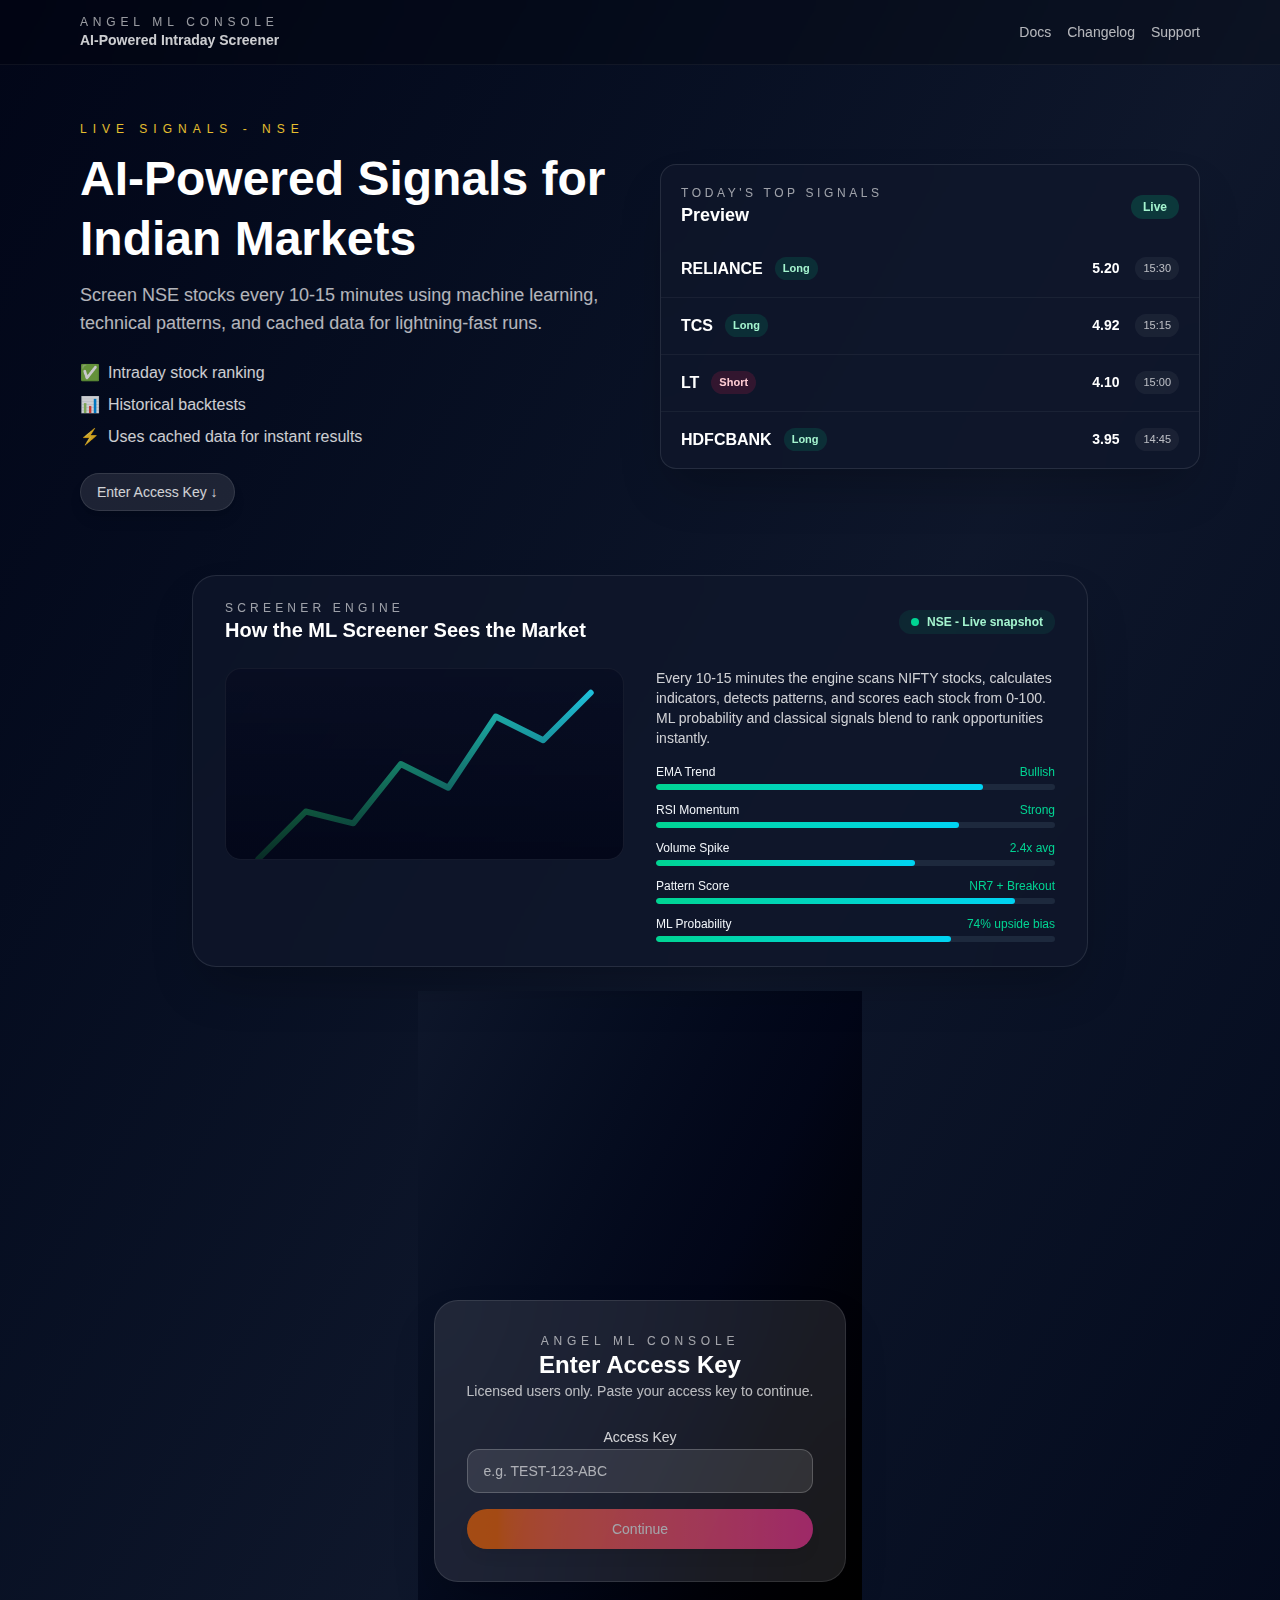
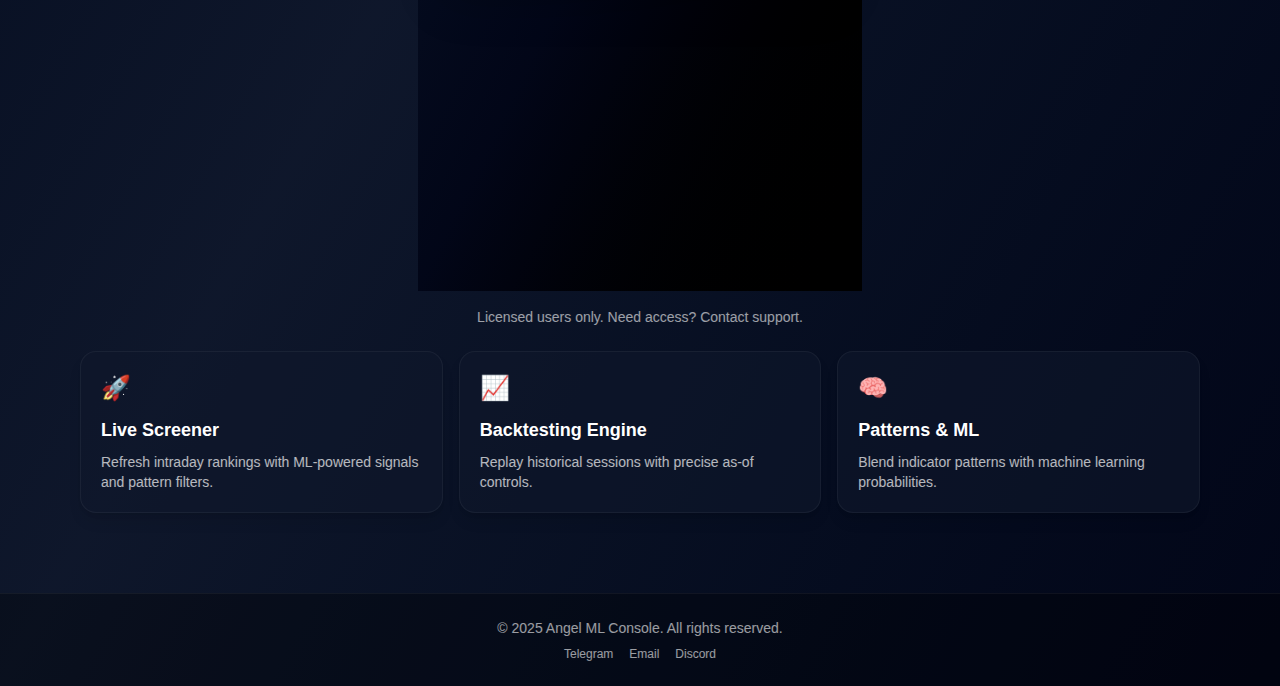
<file: index.html>
<!DOCTYPE html><!--cP1pNROVaKSSF5H7BDAug--><html lang="en"><head><meta charSet="utf-8"/><meta name="viewport" content="width=device-width, initial-scale=1"/><link rel="stylesheet" href="./_next/static/chunks/1aa7c4ec1c9915cd.css" data-precedence="next"/><link rel="preload" as="script" fetchPriority="low" href="./_next/static/chunks/eba3946336f9cd93.js"/><script src="./_next/static/chunks/b2cb795d999f07b9.js" async=""></script><script src="./_next/static/chunks/1791921534165813.js" async=""></script><script src="./_next/static/chunks/turbopack-44df4ce38fed4597.js" async=""></script><script src="./_next/static/chunks/1ef641e6eaa70d15.js" async=""></script><script src="./_next/static/chunks/42810d2ad21d15ff.js" async=""></script><title>Angel ML Stock Screener</title><meta name="description" content="Live + backtest dashboard for the Angel ML stock screener."/><link rel="icon" href="/favicon.ico?favicon.0b3bf435.ico" sizes="256x256" type="image/x-icon"/><script src="./_next/static/chunks/a6dad97d9634a72d.js" noModule=""></script></head><body class="min-h-screen bg-gradient-to-br from-slate-950 via-slate-900 to-slate-950 text-white antialiased font-sans"><div hidden=""><!--$--><!--/$--></div><div class="flex min-h-screen items-center justify-center bg-gradient-to-br from-slate-950 via-slate-900 to-slate-950 text-white"><p class="text-sm text-white/70">Checking access...</p></div><!--$--><!--/$--><script src="./_next/static/chunks/eba3946336f9cd93.js" id="_R_" async=""></script><script>(self.__next_f=self.__next_f||[]).push([0])</script><script>self.__next_f.push([1,"1:\"$Sreact.fragment\"\n2:I[18721,[\"./_next/static/chunks/1ef641e6eaa70d15.js\"],\"default\"]\n3:I[10643,[\"./_next/static/chunks/1ef641e6eaa70d15.js\"],\"default\"]\n4:I[88320,[\"./_next/static/chunks/1ef641e6eaa70d15.js\"],\"ClientPageRoot\"]\n5:I[4290,[\"./_next/static/chunks/42810d2ad21d15ff.js\"],\"default\"]\n8:I[1786,[\"./_next/static/chunks/1ef641e6eaa70d15.js\"],\"OutletBoundary\"]\n9:\"$Sreact.suspense\"\nb:I[1786,[\"./_next/static/chunks/1ef641e6eaa70d15.js\"],\"ViewportBoundary\"]\nd:I[1786,[\"./_next/static/chunks/1ef641e6eaa70d15.js\"],\"MetadataBoundary\"]\nf:I[88447,[],\"default\"]\n:HL[\"./_next/static/chunks/1aa7c4ec1c9915cd.css\",\"style\"]\n"])</script><script>self.__next_f.push([1,"0:{\"P\":null,\"b\":\"cP1pNROVaKSSF5H7BDAug\",\"c\":[\"\",\"\"],\"q\":\"\",\"i\":false,\"f\":[[[\"\",{\"children\":[\"__PAGE__\",{}]},\"$undefined\",\"$undefined\",true],[[\"$\",\"$1\",\"c\",{\"children\":[[[\"$\",\"link\",\"0\",{\"rel\":\"stylesheet\",\"href\":\"./_next/static/chunks/1aa7c4ec1c9915cd.css\",\"precedence\":\"next\",\"crossOrigin\":\"$undefined\",\"nonce\":\"$undefined\"}]],[\"$\",\"html\",null,{\"lang\":\"en\",\"children\":[\"$\",\"body\",null,{\"className\":\"min-h-screen bg-gradient-to-br from-slate-950 via-slate-900 to-slate-950 text-white antialiased font-sans\",\"children\":[\"$\",\"$L2\",null,{\"parallelRouterKey\":\"children\",\"error\":\"$undefined\",\"errorStyles\":\"$undefined\",\"errorScripts\":\"$undefined\",\"template\":[\"$\",\"$L3\",null,{}],\"templateStyles\":\"$undefined\",\"templateScripts\":\"$undefined\",\"notFound\":[[[\"$\",\"title\",null,{\"children\":\"404: This page could not be found.\"}],[\"$\",\"div\",null,{\"style\":{\"fontFamily\":\"system-ui,\\\"Segoe UI\\\",Roboto,Helvetica,Arial,sans-serif,\\\"Apple Color Emoji\\\",\\\"Segoe UI Emoji\\\"\",\"height\":\"100vh\",\"textAlign\":\"center\",\"display\":\"flex\",\"flexDirection\":\"column\",\"alignItems\":\"center\",\"justifyContent\":\"center\"},\"children\":[\"$\",\"div\",null,{\"children\":[[\"$\",\"style\",null,{\"dangerouslySetInnerHTML\":{\"__html\":\"body{color:#000;background:#fff;margin:0}.next-error-h1{border-right:1px solid rgba(0,0,0,.3)}@media (prefers-color-scheme:dark){body{color:#fff;background:#000}.next-error-h1{border-right:1px solid rgba(255,255,255,.3)}}\"}}],[\"$\",\"h1\",null,{\"className\":\"next-error-h1\",\"style\":{\"display\":\"inline-block\",\"margin\":\"0 20px 0 0\",\"padding\":\"0 23px 0 0\",\"fontSize\":24,\"fontWeight\":500,\"verticalAlign\":\"top\",\"lineHeight\":\"49px\"},\"children\":404}],[\"$\",\"div\",null,{\"style\":{\"display\":\"inline-block\"},\"children\":[\"$\",\"h2\",null,{\"style\":{\"fontSize\":14,\"fontWeight\":400,\"lineHeight\":\"49px\",\"margin\":0},\"children\":\"This page could not be found.\"}]}]]}]}]],[]],\"forbidden\":\"$undefined\",\"unauthorized\":\"$undefined\"}]}]}]]}],{\"children\":[[\"$\",\"$1\",\"c\",{\"children\":[[\"$\",\"$L4\",null,{\"Component\":\"$5\",\"serverProvidedParams\":{\"searchParams\":{},\"params\":{},\"promises\":[\"$@6\",\"$@7\"]}}],[[\"$\",\"script\",\"script-0\",{\"src\":\"./_next/static/chunks/42810d2ad21d15ff.js\",\"async\":true,\"nonce\":\"$undefined\"}]],[\"$\",\"$L8\",null,{\"children\":[\"$\",\"$9\",null,{\"name\":\"Next.MetadataOutlet\",\"children\":\"$@a\"}]}]]}],{},null,false,false]},null,false,false],[\"$\",\"$1\",\"h\",{\"children\":[null,[\"$\",\"$Lb\",null,{\"children\":\"$@c\"}],[\"$\",\"div\",null,{\"hidden\":true,\"children\":[\"$\",\"$Ld\",null,{\"children\":[\"$\",\"$9\",null,{\"name\":\"Next.Metadata\",\"children\":\"$@e\"}]}]}],null]}],false]],\"m\":\"$undefined\",\"G\":[\"$f\",[]],\"S\":true}\n"])</script><script>self.__next_f.push([1,"6:{}\n7:\"$0:f:0:1:1:children:0:props:children:0:props:serverProvidedParams:params\"\n"])</script><script>self.__next_f.push([1,"c:[[\"$\",\"meta\",\"0\",{\"charSet\":\"utf-8\"}],[\"$\",\"meta\",\"1\",{\"name\":\"viewport\",\"content\":\"width=device-width, initial-scale=1\"}]]\n"])</script><script>self.__next_f.push([1,"10:I[8382,[\"./_next/static/chunks/1ef641e6eaa70d15.js\"],\"IconMark\"]\ne:[[\"$\",\"title\",\"0\",{\"children\":\"Angel ML Stock Screener\"}],[\"$\",\"meta\",\"1\",{\"name\":\"description\",\"content\":\"Live + backtest dashboard for the Angel ML stock screener.\"}],[\"$\",\"link\",\"2\",{\"rel\":\"icon\",\"href\":\"/favicon.ico?favicon.0b3bf435.ico\",\"sizes\":\"256x256\",\"type\":\"image/x-icon\"}],[\"$\",\"$L10\",\"3\",{}]]\na:null\n"])</script></body></html>
</file>
<file: _next/static/chunks/1aa7c4ec1c9915cd.css>
@layer properties{@supports (((-webkit-hyphens:none)) and (not (margin-trim:inline))) or ((-moz-orient:inline) and (not (color:rgb(from red r g b)))){*,:before,:after,::backdrop{--tw-space-y-reverse:0;--tw-divide-y-reverse:0;--tw-border-style:solid;--tw-gradient-position:initial;--tw-gradient-from:#0000;--tw-gradient-via:#0000;--tw-gradient-to:#0000;--tw-gradient-stops:initial;--tw-gradient-via-stops:initial;--tw-gradient-from-position:0%;--tw-gradient-via-position:50%;--tw-gradient-to-position:100%;--tw-leading:initial;--tw-font-weight:initial;--tw-tracking:initial;--tw-shadow:0 0 #0000;--tw-shadow-color:initial;--tw-shadow-alpha:100%;--tw-inset-shadow:0 0 #0000;--tw-inset-shadow-color:initial;--tw-inset-shadow-alpha:100%;--tw-ring-color:initial;--tw-ring-shadow:0 0 #0000;--tw-inset-ring-color:initial;--tw-inset-ring-shadow:0 0 #0000;--tw-ring-inset:initial;--tw-ring-offset-width:0px;--tw-ring-offset-color:#fff;--tw-ring-offset-shadow:0 0 #0000;--tw-outline-style:solid;--tw-backdrop-blur:initial;--tw-backdrop-brightness:initial;--tw-backdrop-contrast:initial;--tw-backdrop-grayscale:initial;--tw-backdrop-hue-rotate:initial;--tw-backdrop-invert:initial;--tw-backdrop-opacity:initial;--tw-backdrop-saturate:initial;--tw-backdrop-sepia:initial;--tw-duration:initial;--tw-translate-x:0;--tw-translate-y:0;--tw-translate-z:0;--tw-scale-x:1;--tw-scale-y:1;--tw-scale-z:1}}}@layer theme{:root,:host{--font-sans:ui-sans-serif,system-ui,sans-serif,"Apple Color Emoji","Segoe UI Emoji","Segoe UI Symbol","Noto Color Emoji";--font-mono:ui-monospace,SFMono-Regular,Menlo,Monaco,Consolas,"Liberation Mono","Courier New",monospace;--color-orange-400:#ff8b1a;--color-orange-500:#fe6e00;--color-amber-100:#fef3c6;--color-amber-300:#ffd236;--color-amber-400:#fcbb00;--color-amber-500:#f99c00;--color-emerald-200:#a4f4cf;--color-emerald-300:#5ee9b5;--color-emerald-400:#00d294;--color-emerald-500:#00bb7f;--color-emerald-600:#009767;--color-cyan-400:#00d2ef;--color-indigo-100:#e0e7ff;--color-indigo-500:#625fff;--color-purple-100:#f3e8ff;--color-purple-500:#ac4bff;--color-pink-500:#f6339a;--color-rose-100:#ffe4e6;--color-rose-200:#ffccd3;--color-rose-300:#ffa2ae;--color-rose-500:#ff2357;--color-slate-100:#f1f5f9;--color-slate-300:#cad5e2;--color-slate-800:#1d293d;--color-slate-900:#0f172b;--color-slate-950:#020618;--color-black:#000;--color-white:#fff;--spacing:.25rem;--container-sm:24rem;--container-md:28rem;--container-xl:36rem;--container-4xl:56rem;--container-6xl:72rem;--text-xs:.75rem;--text-xs--line-height:calc(1/.75);--text-sm:.875rem;--text-sm--line-height:calc(1.25/.875);--text-base:1rem;--text-base--line-height:calc(1.5/1);--text-lg:1.125rem;--text-lg--line-height:calc(1.75/1.125);--text-xl:1.25rem;--text-xl--line-height:calc(1.75/1.25);--text-2xl:1.5rem;--text-2xl--line-height:calc(2/1.5);--text-3xl:1.875rem;--text-3xl--line-height:calc(2.25/1.875);--text-4xl:2.25rem;--text-4xl--line-height:calc(2.5/2.25);--text-5xl:3rem;--text-5xl--line-height:1;--font-weight-medium:500;--font-weight-semibold:600;--font-weight-bold:700;--tracking-tight:-.025em;--tracking-widest:.1em;--leading-tight:1.25;--radius-xl:.75rem;--radius-2xl:1rem;--radius-3xl:1.5rem;--animate-pulse:pulse 2s cubic-bezier(.4,0,.6,1)infinite;--blur-xl:24px;--blur-2xl:40px;--default-transition-duration:.15s;--default-transition-timing-function:cubic-bezier(.4,0,.2,1);--default-font-family:var(--font-sans);--default-mono-font-family:var(--font-mono)}@supports (color:lab(0% 0 0)){:root,:host{--color-orange-400:lab(70.0429% 42.5156 75.8207);--color-orange-500:lab(64.272% 57.1788 90.3583);--color-amber-100:lab(95.916% -1.2165 23.111);--color-amber-300:lab(86.4156% 6.13147 78.3961);--color-amber-400:lab(80.1641% 16.6016 99.2089);--color-amber-500:lab(72.7183% 31.8672 97.9407);--color-emerald-200:lab(90.2247% -31.039 9.47084);--color-emerald-300:lab(83.9203% -48.7124 13.8849);--color-emerald-400:lab(75.0771% -60.7313 19.4146);--color-emerald-500:lab(66.9756% -58.27 19.5419);--color-emerald-600:lab(55.0481% -49.9246 15.93);--color-cyan-400:lab(76.6045% -40.9406 -29.6231);--color-indigo-100:lab(91.6577% 1.04591 -12.7199);--color-indigo-500:lab(48.295% 38.3129 -81.9673);--color-purple-100:lab(93.3333% 6.9744 -9.83434);--color-purple-500:lab(52.0183% 66.11 -78.2316);--color-pink-500:lab(56.9303% 76.8162 -8.07021);--color-rose-100:lab(92.8221% 9.86832 2.60077);--color-rose-200:lab(86.806% 19.1909 4.07754);--color-rose-300:lab(76.6339% 38.3549 9.68834);--color-rose-500:lab(56.101% 79.4329 31.4532);--color-slate-100:lab(96.286% -.852466 -2.46847);--color-slate-300:lab(84.7652% -1.94535 -7.93337);--color-slate-800:lab(16.132% -.318021 -14.6672);--color-slate-900:lab(7.78673% 1.82346 -15.0537);--color-slate-950:lab(1.76974% 1.32743 -9.28855)}}}@layer base{*,:after,:before,::backdrop{box-sizing:border-box;border:0 solid;margin:0;padding:0}::file-selector-button{box-sizing:border-box;border:0 solid;margin:0;padding:0}html,:host{-webkit-text-size-adjust:100%;tab-size:4;line-height:1.5;font-family:var(--default-font-family,ui-sans-serif,system-ui,sans-serif,"Apple Color Emoji","Segoe UI Emoji","Segoe UI Symbol","Noto Color Emoji");font-feature-settings:var(--default-font-feature-settings,normal);font-variation-settings:var(--default-font-variation-settings,normal);-webkit-tap-highlight-color:transparent}hr{height:0;color:inherit;border-top-width:1px}abbr:where([title]){-webkit-text-decoration:underline dotted;text-decoration:underline dotted}h1,h2,h3,h4,h5,h6{font-size:inherit;font-weight:inherit}a{color:inherit;-webkit-text-decoration:inherit;-webkit-text-decoration:inherit;-webkit-text-decoration:inherit;-webkit-text-decoration:inherit;text-decoration:inherit}b,strong{font-weight:bolder}code,kbd,samp,pre{font-family:var(--default-mono-font-family,ui-monospace,SFMono-Regular,Menlo,Monaco,Consolas,"Liberation Mono","Courier New",monospace);font-feature-settings:var(--default-mono-font-feature-settings,normal);font-variation-settings:var(--default-mono-font-variation-settings,normal);font-size:1em}small{font-size:80%}sub,sup{vertical-align:baseline;font-size:75%;line-height:0;position:relative}sub{bottom:-.25em}sup{top:-.5em}table{text-indent:0;border-color:inherit;border-collapse:collapse}:-moz-focusring{outline:auto}progress{vertical-align:baseline}summary{display:list-item}ol,ul,menu{list-style:none}img,svg,video,canvas,audio,iframe,embed,object{vertical-align:middle;display:block}img,video{max-width:100%;height:auto}button,input,select,optgroup,textarea{font:inherit;font-feature-settings:inherit;font-variation-settings:inherit;letter-spacing:inherit;color:inherit;opacity:1;background-color:#0000;border-radius:0}::file-selector-button{font:inherit;font-feature-settings:inherit;font-variation-settings:inherit;letter-spacing:inherit;color:inherit;opacity:1;background-color:#0000;border-radius:0}:where(select:is([multiple],[size])) optgroup{font-weight:bolder}:where(select:is([multiple],[size])) optgroup option{padding-inline-start:20px}::file-selector-button{margin-inline-end:4px}::placeholder{opacity:1}@supports (not ((-webkit-appearance:-apple-pay-button))) or (contain-intrinsic-size:1px){::placeholder{color:currentColor}@supports (color:color-mix(in lab, red, red)){::placeholder{color:color-mix(in oklab,currentcolor 50%,transparent)}}}textarea{resize:vertical}::-webkit-search-decoration{-webkit-appearance:none}::-webkit-date-and-time-value{min-height:1lh;text-align:inherit}::-webkit-datetime-edit{display:inline-flex}::-webkit-datetime-edit-fields-wrapper{padding:0}::-webkit-datetime-edit{padding-block:0}::-webkit-datetime-edit-year-field{padding-block:0}::-webkit-datetime-edit-month-field{padding-block:0}::-webkit-datetime-edit-day-field{padding-block:0}::-webkit-datetime-edit-hour-field{padding-block:0}::-webkit-datetime-edit-minute-field{padding-block:0}::-webkit-datetime-edit-second-field{padding-block:0}::-webkit-datetime-edit-millisecond-field{padding-block:0}::-webkit-datetime-edit-meridiem-field{padding-block:0}::-webkit-calendar-picker-indicator{line-height:1}:-moz-ui-invalid{box-shadow:none}button,input:where([type=button],[type=reset],[type=submit]){appearance:button}::file-selector-button{appearance:button}::-webkit-inner-spin-button{height:auto}::-webkit-outer-spin-button{height:auto}[hidden]:where(:not([hidden=until-found])){display:none!important}}@layer components;@layer utilities{.pointer-events-none{pointer-events:none}.absolute{position:absolute}.relative{position:relative}.sticky{position:sticky}.inset-0{inset:calc(var(--spacing)*0)}.top-0{top:calc(var(--spacing)*0)}.top-10{top:calc(var(--spacing)*10)}.z-20{z-index:20}.z-50{z-index:50}.mx-auto{margin-inline:auto}.mt-2{margin-top:calc(var(--spacing)*2)}.mt-3{margin-top:calc(var(--spacing)*3)}.mt-4{margin-top:calc(var(--spacing)*4)}.mt-6{margin-top:calc(var(--spacing)*6)}.mt-16{margin-top:calc(var(--spacing)*16)}.mt-auto{margin-top:auto}.mb-1{margin-bottom:calc(var(--spacing)*1)}.mb-2{margin-bottom:calc(var(--spacing)*2)}.mb-6{margin-bottom:calc(var(--spacing)*6)}.block{display:block}.flex{display:flex}.grid{display:grid}.inline-flex{display:inline-flex}.table{display:table}.h-1\.5{height:calc(var(--spacing)*1.5)}.h-2{height:calc(var(--spacing)*2)}.h-4{height:calc(var(--spacing)*4)}.h-5{height:calc(var(--spacing)*5)}.h-6{height:calc(var(--spacing)*6)}.h-8{height:calc(var(--spacing)*8)}.h-10{height:calc(var(--spacing)*10)}.h-11{height:calc(var(--spacing)*11)}.h-12{height:calc(var(--spacing)*12)}.h-16{height:calc(var(--spacing)*16)}.h-48{height:calc(var(--spacing)*48)}.h-full{height:100%}.max-h-\[220px\]{max-height:220px}.max-h-\[260px\]{max-height:260px}.min-h-\[200px\]{min-height:200px}.min-h-screen{min-height:100vh}.w-1\/2{width:50%}.w-2{width:calc(var(--spacing)*2)}.w-4{width:calc(var(--spacing)*4)}.w-5{width:calc(var(--spacing)*5)}.w-10{width:calc(var(--spacing)*10)}.w-11{width:calc(var(--spacing)*11)}.w-fit{width:fit-content}.w-full{width:100%}.max-w-4xl{max-width:var(--container-4xl)}.max-w-6xl{max-width:var(--container-6xl)}.max-w-\[1600px\]{max-width:1600px}.max-w-md{max-width:var(--container-md)}.max-w-sm{max-width:var(--container-sm)}.max-w-xl{max-width:var(--container-xl)}.min-w-\[120px\]{min-width:120px}.min-w-\[1200px\]{min-width:1200px}.flex-1{flex:1}.shrink-0{flex-shrink:0}.grow{flex-grow:1}.caption-bottom{caption-side:bottom}.animate-\[dash_4s_linear_infinite\]{animation:4s linear infinite dash}.animate-pulse{animation:var(--animate-pulse)}.cursor-pointer{cursor:pointer}.touch-none{touch-action:none}.grid-cols-2{grid-template-columns:repeat(2,minmax(0,1fr))}.flex-col{flex-direction:column}.flex-wrap{flex-wrap:wrap}.items-center{align-items:center}.justify-between{justify-content:space-between}.justify-center{justify-content:center}.gap-1{gap:calc(var(--spacing)*1)}.gap-2{gap:calc(var(--spacing)*2)}.gap-3{gap:calc(var(--spacing)*3)}.gap-4{gap:calc(var(--spacing)*4)}.gap-6{gap:calc(var(--spacing)*6)}.gap-8{gap:calc(var(--spacing)*8)}.gap-10{gap:calc(var(--spacing)*10)}:where(.space-y-1>:not(:last-child)){--tw-space-y-reverse:0;margin-block-start:calc(calc(var(--spacing)*1)*var(--tw-space-y-reverse));margin-block-end:calc(calc(var(--spacing)*1)*calc(1 - var(--tw-space-y-reverse)))}:where(.space-y-2>:not(:last-child)){--tw-space-y-reverse:0;margin-block-start:calc(calc(var(--spacing)*2)*var(--tw-space-y-reverse));margin-block-end:calc(calc(var(--spacing)*2)*calc(1 - var(--tw-space-y-reverse)))}:where(.space-y-3>:not(:last-child)){--tw-space-y-reverse:0;margin-block-start:calc(calc(var(--spacing)*3)*var(--tw-space-y-reverse));margin-block-end:calc(calc(var(--spacing)*3)*calc(1 - var(--tw-space-y-reverse)))}:where(.space-y-4>:not(:last-child)){--tw-space-y-reverse:0;margin-block-start:calc(calc(var(--spacing)*4)*var(--tw-space-y-reverse));margin-block-end:calc(calc(var(--spacing)*4)*calc(1 - var(--tw-space-y-reverse)))}:where(.space-y-6>:not(:last-child)){--tw-space-y-reverse:0;margin-block-start:calc(calc(var(--spacing)*6)*var(--tw-space-y-reverse));margin-block-end:calc(calc(var(--spacing)*6)*calc(1 - var(--tw-space-y-reverse)))}:where(.divide-y>:not(:last-child)){--tw-divide-y-reverse:0;border-bottom-style:var(--tw-border-style);border-top-style:var(--tw-border-style);border-top-width:calc(1px*var(--tw-divide-y-reverse));border-bottom-width:calc(1px*calc(1 - var(--tw-divide-y-reverse)))}:where(.divide-white\/5>:not(:last-child)){border-color:#ffffff0d}@supports (color:color-mix(in lab, red, red)){:where(.divide-white\/5>:not(:last-child)){border-color:color-mix(in oklab,var(--color-white)5%,transparent)}}.self-start{align-self:flex-start}.overflow-auto{overflow:auto}.overflow-hidden{overflow:hidden}.overflow-y-auto{overflow-y:auto}.rounded-2xl{border-radius:var(--radius-2xl)}.rounded-3xl{border-radius:var(--radius-3xl)}.rounded-full{border-radius:3.40282e38px}.rounded-xl{border-radius:var(--radius-xl)}.border{border-style:var(--tw-border-style);border-width:1px}.border-2{border-style:var(--tw-border-style);border-width:2px}.border-t{border-top-style:var(--tw-border-style);border-top-width:1px}.border-b{border-bottom-style:var(--tw-border-style);border-bottom-width:1px}.border-rose-300\/30{border-color:#ffa2ae4d}@supports (color:color-mix(in lab, red, red)){.border-rose-300\/30{border-color:color-mix(in oklab,var(--color-rose-300)30%,transparent)}}.border-transparent{border-color:#0000}.border-white{border-color:var(--color-white)}.border-white\/5{border-color:#ffffff0d}@supports (color:color-mix(in lab, red, red)){.border-white\/5{border-color:color-mix(in oklab,var(--color-white)5%,transparent)}}.border-white\/10{border-color:#ffffff1a}@supports (color:color-mix(in lab, red, red)){.border-white\/10{border-color:color-mix(in oklab,var(--color-white)10%,transparent)}}.border-white\/15{border-color:#ffffff26}@supports (color:color-mix(in lab, red, red)){.border-white\/15{border-color:color-mix(in oklab,var(--color-white)15%,transparent)}}.border-white\/20{border-color:#fff3}@supports (color:color-mix(in lab, red, red)){.border-white\/20{border-color:color-mix(in oklab,var(--color-white)20%,transparent)}}.border-white\/30{border-color:#ffffff4d}@supports (color:color-mix(in lab, red, red)){.border-white\/30{border-color:color-mix(in oklab,var(--color-white)30%,transparent)}}.bg-amber-500\/25{background-color:#f99c0040}@supports (color:color-mix(in lab, red, red)){.bg-amber-500\/25{background-color:color-mix(in oklab,var(--color-amber-500)25%,transparent)}}.bg-black\/20{background-color:#0003}@supports (color:color-mix(in lab, red, red)){.bg-black\/20{background-color:color-mix(in oklab,var(--color-black)20%,transparent)}}.bg-black\/30{background-color:#0000004d}@supports (color:color-mix(in lab, red, red)){.bg-black\/30{background-color:color-mix(in oklab,var(--color-black)30%,transparent)}}.bg-emerald-400{background-color:var(--color-emerald-400)}.bg-emerald-500\/10{background-color:#00bb7f1a}@supports (color:color-mix(in lab, red, red)){.bg-emerald-500\/10{background-color:color-mix(in oklab,var(--color-emerald-500)10%,transparent)}}.bg-emerald-500\/15{background-color:#00bb7f26}@supports (color:color-mix(in lab, red, red)){.bg-emerald-500\/15{background-color:color-mix(in oklab,var(--color-emerald-500)15%,transparent)}}.bg-emerald-500\/20{background-color:#00bb7f33}@supports (color:color-mix(in lab, red, red)){.bg-emerald-500\/20{background-color:color-mix(in oklab,var(--color-emerald-500)20%,transparent)}}.bg-indigo-500\/30{background-color:#625fff4d}@supports (color:color-mix(in lab, red, red)){.bg-indigo-500\/30{background-color:color-mix(in oklab,var(--color-indigo-500)30%,transparent)}}.bg-purple-500\/20{background-color:#ac4bff33}@supports (color:color-mix(in lab, red, red)){.bg-purple-500\/20{background-color:color-mix(in oklab,var(--color-purple-500)20%,transparent)}}.bg-rose-500\/10{background-color:#ff23571a}@supports (color:color-mix(in lab, red, red)){.bg-rose-500\/10{background-color:color-mix(in oklab,var(--color-rose-500)10%,transparent)}}.bg-rose-500\/15{background-color:#ff235726}@supports (color:color-mix(in lab, red, red)){.bg-rose-500\/15{background-color:color-mix(in oklab,var(--color-rose-500)15%,transparent)}}.bg-rose-500\/20{background-color:#ff235733}@supports (color:color-mix(in lab, red, red)){.bg-rose-500\/20{background-color:color-mix(in oklab,var(--color-rose-500)20%,transparent)}}.bg-slate-800{background-color:var(--color-slate-800)}.bg-slate-800\/60{background-color:#1d293d99}@supports (color:color-mix(in lab, red, red)){.bg-slate-800\/60{background-color:color-mix(in oklab,var(--color-slate-800)60%,transparent)}}.bg-slate-900{background-color:var(--color-slate-900)}.bg-slate-900\/60{background-color:#0f172b99}@supports (color:color-mix(in lab, red, red)){.bg-slate-900\/60{background-color:color-mix(in oklab,var(--color-slate-900)60%,transparent)}}.bg-slate-900\/70{background-color:#0f172bb3}@supports (color:color-mix(in lab, red, red)){.bg-slate-900\/70{background-color:color-mix(in oklab,var(--color-slate-900)70%,transparent)}}.bg-slate-950\/40{background-color:#02061866}@supports (color:color-mix(in lab, red, red)){.bg-slate-950\/40{background-color:color-mix(in oklab,var(--color-slate-950)40%,transparent)}}.bg-slate-950\/95{background-color:#020618f2}@supports (color:color-mix(in lab, red, red)){.bg-slate-950\/95{background-color:color-mix(in oklab,var(--color-slate-950)95%,transparent)}}.bg-transparent{background-color:#0000}.bg-white{background-color:var(--color-white)}.bg-white\/5{background-color:#ffffff0d}@supports (color:color-mix(in lab, red, red)){.bg-white\/5{background-color:color-mix(in oklab,var(--color-white)5%,transparent)}}.bg-white\/10{background-color:#ffffff1a}@supports (color:color-mix(in lab, red, red)){.bg-white\/10{background-color:color-mix(in oklab,var(--color-white)10%,transparent)}}.bg-white\/20{background-color:#fff3}@supports (color:color-mix(in lab, red, red)){.bg-white\/20{background-color:color-mix(in oklab,var(--color-white)20%,transparent)}}.bg-gradient-to-br{--tw-gradient-position:to bottom right in oklab;background-image:linear-gradient(var(--tw-gradient-stops))}.bg-gradient-to-r{--tw-gradient-position:to right in oklab;background-image:linear-gradient(var(--tw-gradient-stops))}.bg-gradient-to-t{--tw-gradient-position:to top in oklab;background-image:linear-gradient(var(--tw-gradient-stops))}.from-amber-400\/90{--tw-gradient-from:#fcbb00e6}@supports (color:color-mix(in lab, red, red)){.from-amber-400\/90{--tw-gradient-from:color-mix(in oklab,var(--color-amber-400)90%,transparent)}}.from-amber-400\/90{--tw-gradient-stops:var(--tw-gradient-via-stops,var(--tw-gradient-position),var(--tw-gradient-from)var(--tw-gradient-from-position),var(--tw-gradient-to)var(--tw-gradient-to-position))}.from-amber-500\/25{--tw-gradient-from:#f99c0040}@supports (color:color-mix(in lab, red, red)){.from-amber-500\/25{--tw-gradient-from:color-mix(in oklab,var(--color-amber-500)25%,transparent)}}.from-amber-500\/25{--tw-gradient-stops:var(--tw-gradient-via-stops,var(--tw-gradient-position),var(--tw-gradient-from)var(--tw-gradient-from-position),var(--tw-gradient-to)var(--tw-gradient-to-position))}.from-emerald-400{--tw-gradient-from:var(--color-emerald-400);--tw-gradient-stops:var(--tw-gradient-via-stops,var(--tw-gradient-position),var(--tw-gradient-from)var(--tw-gradient-from-position),var(--tw-gradient-to)var(--tw-gradient-to-position))}.from-orange-400{--tw-gradient-from:var(--color-orange-400);--tw-gradient-stops:var(--tw-gradient-via-stops,var(--tw-gradient-position),var(--tw-gradient-from)var(--tw-gradient-from-position),var(--tw-gradient-to)var(--tw-gradient-to-position))}.from-orange-500{--tw-gradient-from:var(--color-orange-500);--tw-gradient-stops:var(--tw-gradient-via-stops,var(--tw-gradient-position),var(--tw-gradient-from)var(--tw-gradient-from-position),var(--tw-gradient-to)var(--tw-gradient-to-position))}.from-slate-800\/60{--tw-gradient-from:#1d293d99}@supports (color:color-mix(in lab, red, red)){.from-slate-800\/60{--tw-gradient-from:color-mix(in oklab,var(--color-slate-800)60%,transparent)}}.from-slate-800\/60{--tw-gradient-stops:var(--tw-gradient-via-stops,var(--tw-gradient-position),var(--tw-gradient-from)var(--tw-gradient-from-position),var(--tw-gradient-to)var(--tw-gradient-to-position))}.from-slate-900{--tw-gradient-from:var(--color-slate-900);--tw-gradient-stops:var(--tw-gradient-via-stops,var(--tw-gradient-position),var(--tw-gradient-from)var(--tw-gradient-from-position),var(--tw-gradient-to)var(--tw-gradient-to-position))}.from-slate-950{--tw-gradient-from:var(--color-slate-950);--tw-gradient-stops:var(--tw-gradient-via-stops,var(--tw-gradient-position),var(--tw-gradient-from)var(--tw-gradient-from-position),var(--tw-gradient-to)var(--tw-gradient-to-position))}.from-slate-950\/80{--tw-gradient-from:#020618cc}@supports (color:color-mix(in lab, red, red)){.from-slate-950\/80{--tw-gradient-from:color-mix(in oklab,var(--color-slate-950)80%,transparent)}}.from-slate-950\/80{--tw-gradient-stops:var(--tw-gradient-via-stops,var(--tw-gradient-position),var(--tw-gradient-from)var(--tw-gradient-from-position),var(--tw-gradient-to)var(--tw-gradient-to-position))}.via-orange-500\/10{--tw-gradient-via:#fe6e001a}@supports (color:color-mix(in lab, red, red)){.via-orange-500\/10{--tw-gradient-via:color-mix(in oklab,var(--color-orange-500)10%,transparent)}}.via-orange-500\/10{--tw-gradient-via-stops:var(--tw-gradient-position),var(--tw-gradient-from)var(--tw-gradient-from-position),var(--tw-gradient-via)var(--tw-gradient-via-position),var(--tw-gradient-to)var(--tw-gradient-to-position);--tw-gradient-stops:var(--tw-gradient-via-stops)}.via-slate-900{--tw-gradient-via:var(--color-slate-900);--tw-gradient-via-stops:var(--tw-gradient-position),var(--tw-gradient-from)var(--tw-gradient-from-position),var(--tw-gradient-via)var(--tw-gradient-via-position),var(--tw-gradient-to)var(--tw-gradient-to-position);--tw-gradient-stops:var(--tw-gradient-via-stops)}.via-slate-900\/70{--tw-gradient-via:#0f172bb3}@supports (color:color-mix(in lab, red, red)){.via-slate-900\/70{--tw-gradient-via:color-mix(in oklab,var(--color-slate-900)70%,transparent)}}.via-slate-900\/70{--tw-gradient-via-stops:var(--tw-gradient-position),var(--tw-gradient-from)var(--tw-gradient-from-position),var(--tw-gradient-via)var(--tw-gradient-via-position),var(--tw-gradient-to)var(--tw-gradient-to-position);--tw-gradient-stops:var(--tw-gradient-via-stops)}.via-slate-950{--tw-gradient-via:var(--color-slate-950);--tw-gradient-via-stops:var(--tw-gradient-position),var(--tw-gradient-from)var(--tw-gradient-from-position),var(--tw-gradient-via)var(--tw-gradient-via-position),var(--tw-gradient-to)var(--tw-gradient-to-position);--tw-gradient-stops:var(--tw-gradient-via-stops)}.to-black{--tw-gradient-to:var(--color-black);--tw-gradient-stops:var(--tw-gradient-via-stops,var(--tw-gradient-position),var(--tw-gradient-from)var(--tw-gradient-from-position),var(--tw-gradient-to)var(--tw-gradient-to-position))}.to-cyan-400{--tw-gradient-to:var(--color-cyan-400);--tw-gradient-stops:var(--tw-gradient-via-stops,var(--tw-gradient-position),var(--tw-gradient-from)var(--tw-gradient-from-position),var(--tw-gradient-to)var(--tw-gradient-to-position))}.to-orange-500\/90{--tw-gradient-to:#fe6e00e6}@supports (color:color-mix(in lab, red, red)){.to-orange-500\/90{--tw-gradient-to:color-mix(in oklab,var(--color-orange-500)90%,transparent)}}.to-orange-500\/90{--tw-gradient-stops:var(--tw-gradient-via-stops,var(--tw-gradient-position),var(--tw-gradient-from)var(--tw-gradient-from-position),var(--tw-gradient-to)var(--tw-gradient-to-position))}.to-pink-500{--tw-gradient-to:var(--color-pink-500);--tw-gradient-stops:var(--tw-gradient-via-stops,var(--tw-gradient-position),var(--tw-gradient-from)var(--tw-gradient-from-position),var(--tw-gradient-to)var(--tw-gradient-to-position))}.to-slate-950{--tw-gradient-to:var(--color-slate-950);--tw-gradient-stops:var(--tw-gradient-via-stops,var(--tw-gradient-position),var(--tw-gradient-from)var(--tw-gradient-from-position),var(--tw-gradient-to)var(--tw-gradient-to-position))}.to-slate-950\/70{--tw-gradient-to:#020618b3}@supports (color:color-mix(in lab, red, red)){.to-slate-950\/70{--tw-gradient-to:color-mix(in oklab,var(--color-slate-950)70%,transparent)}}.to-slate-950\/70{--tw-gradient-stops:var(--tw-gradient-via-stops,var(--tw-gradient-position),var(--tw-gradient-from)var(--tw-gradient-from-position),var(--tw-gradient-to)var(--tw-gradient-to-position))}.to-transparent{--tw-gradient-to:transparent;--tw-gradient-stops:var(--tw-gradient-via-stops,var(--tw-gradient-position),var(--tw-gradient-from)var(--tw-gradient-from-position),var(--tw-gradient-to)var(--tw-gradient-to-position))}.p-1{padding:calc(var(--spacing)*1)}.p-5{padding:calc(var(--spacing)*5)}.p-6{padding:calc(var(--spacing)*6)}.p-8{padding:calc(var(--spacing)*8)}.p-10{padding:calc(var(--spacing)*10)}.px-2{padding-inline:calc(var(--spacing)*2)}.px-3{padding-inline:calc(var(--spacing)*3)}.px-4{padding-inline:calc(var(--spacing)*4)}.px-5{padding-inline:calc(var(--spacing)*5)}.px-6{padding-inline:calc(var(--spacing)*6)}.px-8{padding-inline:calc(var(--spacing)*8)}.py-0\.5{padding-block:calc(var(--spacing)*.5)}.py-1{padding-block:calc(var(--spacing)*1)}.py-2{padding-block:calc(var(--spacing)*2)}.py-3{padding-block:calc(var(--spacing)*3)}.py-4{padding-block:calc(var(--spacing)*4)}.py-6{padding-block:calc(var(--spacing)*6)}.py-10{padding-block:calc(var(--spacing)*10)}.pt-5{padding-top:calc(var(--spacing)*5)}.pt-10{padding-top:calc(var(--spacing)*10)}.pb-3{padding-bottom:calc(var(--spacing)*3)}.pb-6{padding-bottom:calc(var(--spacing)*6)}.pb-10{padding-bottom:calc(var(--spacing)*10)}.text-center{text-align:center}.text-left{text-align:left}.text-right{text-align:right}.align-middle{vertical-align:middle}.font-sans{font-family:var(--font-sans)}.text-2xl{font-size:var(--text-2xl);line-height:var(--tw-leading,var(--text-2xl--line-height))}.text-3xl{font-size:var(--text-3xl);line-height:var(--tw-leading,var(--text-3xl--line-height))}.text-4xl{font-size:var(--text-4xl);line-height:var(--tw-leading,var(--text-4xl--line-height))}.text-base{font-size:var(--text-base);line-height:var(--tw-leading,var(--text-base--line-height))}.text-lg{font-size:var(--text-lg);line-height:var(--tw-leading,var(--text-lg--line-height))}.text-sm{font-size:var(--text-sm);line-height:var(--tw-leading,var(--text-sm--line-height))}.text-xl{font-size:var(--text-xl);line-height:var(--tw-leading,var(--text-xl--line-height))}.text-xs{font-size:var(--text-xs);line-height:var(--tw-leading,var(--text-xs--line-height))}.text-\[11px\]{font-size:11px}.leading-none{--tw-leading:1;line-height:1}.leading-tight{--tw-leading:var(--leading-tight);line-height:var(--leading-tight)}.font-bold{--tw-font-weight:var(--font-weight-bold);font-weight:var(--font-weight-bold)}.font-medium{--tw-font-weight:var(--font-weight-medium);font-weight:var(--font-weight-medium)}.font-semibold{--tw-font-weight:var(--font-weight-semibold);font-weight:var(--font-weight-semibold)}.tracking-\[0\.2em\]{--tw-tracking:.2em;letter-spacing:.2em}.tracking-\[0\.3em\]{--tw-tracking:.3em;letter-spacing:.3em}.tracking-\[0\.4em\]{--tw-tracking:.4em;letter-spacing:.4em}.tracking-\[0\.5em\]{--tw-tracking:.5em;letter-spacing:.5em}.tracking-\[0\.35em\]{--tw-tracking:.35em;letter-spacing:.35em}.tracking-tight{--tw-tracking:var(--tracking-tight);letter-spacing:var(--tracking-tight)}.tracking-widest{--tw-tracking:var(--tracking-widest);letter-spacing:var(--tracking-widest)}.whitespace-nowrap{white-space:nowrap}.text-amber-100{color:var(--color-amber-100)}.text-amber-300\/90{color:#ffd236e6}@supports (color:color-mix(in lab, red, red)){.text-amber-300\/90{color:color-mix(in oklab,var(--color-amber-300)90%,transparent)}}.text-emerald-200{color:var(--color-emerald-200)}.text-emerald-300{color:var(--color-emerald-300)}.text-emerald-400{color:var(--color-emerald-400)}.text-indigo-100{color:var(--color-indigo-100)}.text-purple-100{color:var(--color-purple-100)}.text-rose-100{color:var(--color-rose-100)}.text-rose-200{color:var(--color-rose-200)}.text-rose-300{color:var(--color-rose-300)}.text-slate-100{color:var(--color-slate-100)}.text-slate-300{color:var(--color-slate-300)}.text-slate-900{color:var(--color-slate-900)}.text-white{color:var(--color-white)}.text-white\/60{color:#fff9}@supports (color:color-mix(in lab, red, red)){.text-white\/60{color:color-mix(in oklab,var(--color-white)60%,transparent)}}.text-white\/70{color:#ffffffb3}@supports (color:color-mix(in lab, red, red)){.text-white\/70{color:color-mix(in oklab,var(--color-white)70%,transparent)}}.text-white\/80{color:#fffc}@supports (color:color-mix(in lab, red, red)){.text-white\/80{color:color-mix(in oklab,var(--color-white)80%,transparent)}}.uppercase{text-transform:uppercase}.antialiased{-webkit-font-smoothing:antialiased;-moz-osx-font-smoothing:grayscale}.opacity-70{opacity:.7}.shadow{--tw-shadow:0 1px 3px 0 var(--tw-shadow-color,#0000001a),0 1px 2px -1px var(--tw-shadow-color,#0000001a);box-shadow:var(--tw-inset-shadow),var(--tw-inset-ring-shadow),var(--tw-ring-offset-shadow),var(--tw-ring-shadow),var(--tw-shadow)}.shadow-2xl{--tw-shadow:0 25px 50px -12px var(--tw-shadow-color,#00000040);box-shadow:var(--tw-inset-shadow),var(--tw-inset-ring-shadow),var(--tw-ring-offset-shadow),var(--tw-ring-shadow),var(--tw-shadow)}.shadow-lg{--tw-shadow:0 10px 15px -3px var(--tw-shadow-color,#0000001a),0 4px 6px -4px var(--tw-shadow-color,#0000001a);box-shadow:var(--tw-inset-shadow),var(--tw-inset-ring-shadow),var(--tw-ring-offset-shadow),var(--tw-ring-shadow),var(--tw-shadow)}.shadow-xl{--tw-shadow:0 20px 25px -5px var(--tw-shadow-color,#0000001a),0 8px 10px -6px var(--tw-shadow-color,#0000001a);box-shadow:var(--tw-inset-shadow),var(--tw-inset-ring-shadow),var(--tw-ring-offset-shadow),var(--tw-ring-shadow),var(--tw-shadow)}.ring-0{--tw-ring-shadow:var(--tw-ring-inset,)0 0 0 calc(0px + var(--tw-ring-offset-width))var(--tw-ring-color,currentcolor);box-shadow:var(--tw-inset-shadow),var(--tw-inset-ring-shadow),var(--tw-ring-offset-shadow),var(--tw-ring-shadow),var(--tw-shadow)}.ring-offset-slate-950{--tw-ring-offset-color:var(--color-slate-950)}.outline{outline-style:var(--tw-outline-style);outline-width:1px}.backdrop-blur{--tw-backdrop-blur:blur(8px);-webkit-backdrop-filter:var(--tw-backdrop-blur,)var(--tw-backdrop-brightness,)var(--tw-backdrop-contrast,)var(--tw-backdrop-grayscale,)var(--tw-backdrop-hue-rotate,)var(--tw-backdrop-invert,)var(--tw-backdrop-opacity,)var(--tw-backdrop-saturate,)var(--tw-backdrop-sepia,);backdrop-filter:var(--tw-backdrop-blur,)var(--tw-backdrop-brightness,)var(--tw-backdrop-contrast,)var(--tw-backdrop-grayscale,)var(--tw-backdrop-hue-rotate,)var(--tw-backdrop-invert,)var(--tw-backdrop-opacity,)var(--tw-backdrop-saturate,)var(--tw-backdrop-sepia,)}.backdrop-blur-2xl{--tw-backdrop-blur:blur(var(--blur-2xl));-webkit-backdrop-filter:var(--tw-backdrop-blur,)var(--tw-backdrop-brightness,)var(--tw-backdrop-contrast,)var(--tw-backdrop-grayscale,)var(--tw-backdrop-hue-rotate,)var(--tw-backdrop-invert,)var(--tw-backdrop-opacity,)var(--tw-backdrop-saturate,)var(--tw-backdrop-sepia,);backdrop-filter:var(--tw-backdrop-blur,)var(--tw-backdrop-brightness,)var(--tw-backdrop-contrast,)var(--tw-backdrop-grayscale,)var(--tw-backdrop-hue-rotate,)var(--tw-backdrop-invert,)var(--tw-backdrop-opacity,)var(--tw-backdrop-saturate,)var(--tw-backdrop-sepia,)}.backdrop-blur-xl{--tw-backdrop-blur:blur(var(--blur-xl));-webkit-backdrop-filter:var(--tw-backdrop-blur,)var(--tw-backdrop-brightness,)var(--tw-backdrop-contrast,)var(--tw-backdrop-grayscale,)var(--tw-backdrop-hue-rotate,)var(--tw-backdrop-invert,)var(--tw-backdrop-opacity,)var(--tw-backdrop-saturate,)var(--tw-backdrop-sepia,);backdrop-filter:var(--tw-backdrop-blur,)var(--tw-backdrop-brightness,)var(--tw-backdrop-contrast,)var(--tw-backdrop-grayscale,)var(--tw-backdrop-hue-rotate,)var(--tw-backdrop-invert,)var(--tw-backdrop-opacity,)var(--tw-backdrop-saturate,)var(--tw-backdrop-sepia,)}.transition{transition-property:color,background-color,border-color,outline-color,text-decoration-color,fill,stroke,--tw-gradient-from,--tw-gradient-via,--tw-gradient-to,opacity,box-shadow,transform,translate,scale,rotate,filter,-webkit-backdrop-filter,backdrop-filter,display,content-visibility,overlay,pointer-events;transition-timing-function:var(--tw-ease,var(--default-transition-timing-function));transition-duration:var(--tw-duration,var(--default-transition-duration))}.transition-\[width\]{transition-property:width;transition-timing-function:var(--tw-ease,var(--default-transition-timing-function));transition-duration:var(--tw-duration,var(--default-transition-duration))}.transition-all{transition-property:all;transition-timing-function:var(--tw-ease,var(--default-transition-timing-function));transition-duration:var(--tw-duration,var(--default-transition-duration))}.transition-colors{transition-property:color,background-color,border-color,outline-color,text-decoration-color,fill,stroke,--tw-gradient-from,--tw-gradient-via,--tw-gradient-to;transition-timing-function:var(--tw-ease,var(--default-transition-timing-function));transition-duration:var(--tw-duration,var(--default-transition-duration))}.transition-transform{transition-property:transform,translate,scale,rotate;transition-timing-function:var(--tw-ease,var(--default-transition-timing-function));transition-duration:var(--tw-duration,var(--default-transition-duration))}.duration-200{--tw-duration:.2s;transition-duration:.2s}.duration-700{--tw-duration:.7s;transition-duration:.7s}.outline-none{--tw-outline-style:none;outline-style:none}.select-none{-webkit-user-select:none;user-select:none}.placeholder\:text-white\/60::placeholder{color:#fff9}@supports (color:color-mix(in lab, red, red)){.placeholder\:text-white\/60::placeholder{color:color-mix(in oklab,var(--color-white)60%,transparent)}}@media (hover:hover){.hover\:-translate-y-0\.5:hover{--tw-translate-y:calc(var(--spacing)*-.5);translate:var(--tw-translate-x)var(--tw-translate-y)}.hover\:-translate-y-1:hover{--tw-translate-y:calc(var(--spacing)*-1);translate:var(--tw-translate-x)var(--tw-translate-y)}.hover\:scale-105:hover{--tw-scale-x:105%;--tw-scale-y:105%;--tw-scale-z:105%;scale:var(--tw-scale-x)var(--tw-scale-y)}.hover\:border-white\/20:hover{border-color:#fff3}@supports (color:color-mix(in lab, red, red)){.hover\:border-white\/20:hover{border-color:color-mix(in oklab,var(--color-white)20%,transparent)}}.hover\:bg-white\/10:hover{background-color:#ffffff1a}@supports (color:color-mix(in lab, red, red)){.hover\:bg-white\/10:hover{background-color:color-mix(in oklab,var(--color-white)10%,transparent)}}.hover\:bg-white\/20:hover{background-color:#fff3}@supports (color:color-mix(in lab, red, red)){.hover\:bg-white\/20:hover{background-color:color-mix(in oklab,var(--color-white)20%,transparent)}}.hover\:text-white:hover{color:var(--color-white)}.hover\:opacity-95:hover{opacity:.95}.hover\:shadow-2xl:hover{--tw-shadow:0 25px 50px -12px var(--tw-shadow-color,#00000040);box-shadow:var(--tw-inset-shadow),var(--tw-inset-ring-shadow),var(--tw-ring-offset-shadow),var(--tw-ring-shadow),var(--tw-shadow)}.hover\:shadow-xl:hover{--tw-shadow:0 20px 25px -5px var(--tw-shadow-color,#0000001a),0 8px 10px -6px var(--tw-shadow-color,#0000001a);box-shadow:var(--tw-inset-shadow),var(--tw-inset-ring-shadow),var(--tw-ring-offset-shadow),var(--tw-ring-shadow),var(--tw-shadow)}}.focus\:ring-2:focus{--tw-ring-shadow:var(--tw-ring-inset,)0 0 0 calc(2px + var(--tw-ring-offset-width))var(--tw-ring-color,currentcolor);box-shadow:var(--tw-inset-shadow),var(--tw-inset-ring-shadow),var(--tw-ring-offset-shadow),var(--tw-ring-shadow),var(--tw-shadow)}.focus\:ring-orange-400:focus{--tw-ring-color:var(--color-orange-400)}.focus\:outline-none:focus{--tw-outline-style:none;outline-style:none}.focus-visible\:ring-2:focus-visible{--tw-ring-shadow:var(--tw-ring-inset,)0 0 0 calc(2px + var(--tw-ring-offset-width))var(--tw-ring-color,currentcolor);box-shadow:var(--tw-inset-shadow),var(--tw-inset-ring-shadow),var(--tw-ring-offset-shadow),var(--tw-ring-shadow),var(--tw-shadow)}.focus-visible\:ring-orange-400:focus-visible{--tw-ring-color:var(--color-orange-400)}.focus-visible\:ring-offset-2:focus-visible{--tw-ring-offset-width:2px;--tw-ring-offset-shadow:var(--tw-ring-inset,)0 0 0 var(--tw-ring-offset-width)var(--tw-ring-offset-color)}.focus-visible\:outline-none:focus-visible{--tw-outline-style:none;outline-style:none}.disabled\:pointer-events-none:disabled{pointer-events:none}.disabled\:opacity-60:disabled{opacity:.6}.data-\[highlighted\]\:bg-white\/20[data-highlighted]{background-color:#fff3}@supports (color:color-mix(in lab, red, red)){.data-\[highlighted\]\:bg-white\/20[data-highlighted]{background-color:color-mix(in oklab,var(--color-white)20%,transparent)}}.data-\[state\=active\]\:bg-white[data-state=active]{background-color:var(--color-white)}.data-\[state\=active\]\:text-slate-900[data-state=active]{color:var(--color-slate-900)}.data-\[state\=checked\]\:translate-x-5[data-state=checked]{--tw-translate-x:calc(var(--spacing)*5);translate:var(--tw-translate-x)var(--tw-translate-y)}.data-\[state\=checked\]\:bg-white\/10[data-state=checked]{background-color:#ffffff1a}@supports (color:color-mix(in lab, red, red)){.data-\[state\=checked\]\:bg-white\/10[data-state=checked]{background-color:color-mix(in oklab,var(--color-white)10%,transparent)}}.data-\[state\=checked\]\:bg-gradient-to-r[data-state=checked]{--tw-gradient-position:to right in oklab;background-image:linear-gradient(var(--tw-gradient-stops))}.data-\[state\=checked\]\:from-emerald-400[data-state=checked]{--tw-gradient-from:var(--color-emerald-400);--tw-gradient-stops:var(--tw-gradient-via-stops,var(--tw-gradient-position),var(--tw-gradient-from)var(--tw-gradient-from-position),var(--tw-gradient-to)var(--tw-gradient-to-position))}.data-\[state\=checked\]\:to-emerald-600[data-state=checked]{--tw-gradient-to:var(--color-emerald-600);--tw-gradient-stops:var(--tw-gradient-via-stops,var(--tw-gradient-position),var(--tw-gradient-from)var(--tw-gradient-from-position),var(--tw-gradient-to)var(--tw-gradient-to-position))}.data-\[state\=inactive\]\:text-slate-100\/70[data-state=inactive]{color:#f1f5f9b3}@supports (color:color-mix(in lab, red, red)){.data-\[state\=inactive\]\:text-slate-100\/70[data-state=inactive]{color:color-mix(in oklab,var(--color-slate-100)70%,transparent)}}.data-\[state\=selected\]\:bg-white\/10[data-state=selected]{background-color:#ffffff1a}@supports (color:color-mix(in lab, red, red)){.data-\[state\=selected\]\:bg-white\/10[data-state=selected]{background-color:color-mix(in oklab,var(--color-white)10%,transparent)}}.data-\[state\=unchecked\]\:translate-x-0[data-state=unchecked]{--tw-translate-x:calc(var(--spacing)*0);translate:var(--tw-translate-x)var(--tw-translate-y)}@media (min-width:48rem){.md\:grid-cols-2{grid-template-columns:repeat(2,minmax(0,1fr))}.md\:grid-cols-3{grid-template-columns:repeat(3,minmax(0,1fr))}.md\:items-center{align-items:center}.md\:pt-14{padding-top:calc(var(--spacing)*14)}.md\:text-5xl{font-size:var(--text-5xl);line-height:var(--tw-leading,var(--text-5xl--line-height))}}@media (min-width:64rem){.lg\:px-12{padding-inline:calc(var(--spacing)*12)}}.\[\&_tr\]\:border-b tr{border-bottom-style:var(--tw-border-style);border-bottom-width:1px}.\[\&_tr\:last-child\]\:border-0 tr:last-child{border-style:var(--tw-border-style);border-width:0}}:root{--background:transparent;--foreground:#f8fafc}body{min-height:100vh;color:var(--foreground);background:radial-gradient(circle at 0 0,#0f172ad9,#020617) fixed;margin:0;padding:0;font-family:Segoe UI,Helvetica Neue,Arial,sans-serif}*{box-sizing:border-box}@property --tw-space-y-reverse{syntax:"*";inherits:false;initial-value:0}@property --tw-divide-y-reverse{syntax:"*";inherits:false;initial-value:0}@property --tw-border-style{syntax:"*";inherits:false;initial-value:solid}@property --tw-gradient-position{syntax:"*";inherits:false}@property --tw-gradient-from{syntax:"<color>";inherits:false;initial-value:#0000}@property --tw-gradient-via{syntax:"<color>";inherits:false;initial-value:#0000}@property --tw-gradient-to{syntax:"<color>";inherits:false;initial-value:#0000}@property --tw-gradient-stops{syntax:"*";inherits:false}@property --tw-gradient-via-stops{syntax:"*";inherits:false}@property --tw-gradient-from-position{syntax:"<length-percentage>";inherits:false;initial-value:0%}@property --tw-gradient-via-position{syntax:"<length-percentage>";inherits:false;initial-value:50%}@property --tw-gradient-to-position{syntax:"<length-percentage>";inherits:false;initial-value:100%}@property --tw-leading{syntax:"*";inherits:false}@property --tw-font-weight{syntax:"*";inherits:false}@property --tw-tracking{syntax:"*";inherits:false}@property --tw-shadow{syntax:"*";inherits:false;initial-value:0 0 #0000}@property --tw-shadow-color{syntax:"*";inherits:false}@property --tw-shadow-alpha{syntax:"<percentage>";inherits:false;initial-value:100%}@property --tw-inset-shadow{syntax:"*";inherits:false;initial-value:0 0 #0000}@property --tw-inset-shadow-color{syntax:"*";inherits:false}@property --tw-inset-shadow-alpha{syntax:"<percentage>";inherits:false;initial-value:100%}@property --tw-ring-color{syntax:"*";inherits:false}@property --tw-ring-shadow{syntax:"*";inherits:false;initial-value:0 0 #0000}@property --tw-inset-ring-color{syntax:"*";inherits:false}@property --tw-inset-ring-shadow{syntax:"*";inherits:false;initial-value:0 0 #0000}@property --tw-ring-inset{syntax:"*";inherits:false}@property --tw-ring-offset-width{syntax:"<length>";inherits:false;initial-value:0}@property --tw-ring-offset-color{syntax:"*";inherits:false;initial-value:#fff}@property --tw-ring-offset-shadow{syntax:"*";inherits:false;initial-value:0 0 #0000}@property --tw-outline-style{syntax:"*";inherits:false;initial-value:solid}@property --tw-backdrop-blur{syntax:"*";inherits:false}@property --tw-backdrop-brightness{syntax:"*";inherits:false}@property --tw-backdrop-contrast{syntax:"*";inherits:false}@property --tw-backdrop-grayscale{syntax:"*";inherits:false}@property --tw-backdrop-hue-rotate{syntax:"*";inherits:false}@property --tw-backdrop-invert{syntax:"*";inherits:false}@property --tw-backdrop-opacity{syntax:"*";inherits:false}@property --tw-backdrop-saturate{syntax:"*";inherits:false}@property --tw-backdrop-sepia{syntax:"*";inherits:false}@property --tw-duration{syntax:"*";inherits:false}@property --tw-translate-x{syntax:"*";inherits:false;initial-value:0}@property --tw-translate-y{syntax:"*";inherits:false;initial-value:0}@property --tw-translate-z{syntax:"*";inherits:false;initial-value:0}@property --tw-scale-x{syntax:"*";inherits:false;initial-value:1}@property --tw-scale-y{syntax:"*";inherits:false;initial-value:1}@property --tw-scale-z{syntax:"*";inherits:false;initial-value:1}@keyframes pulse{50%{opacity:.5}}
</file>
